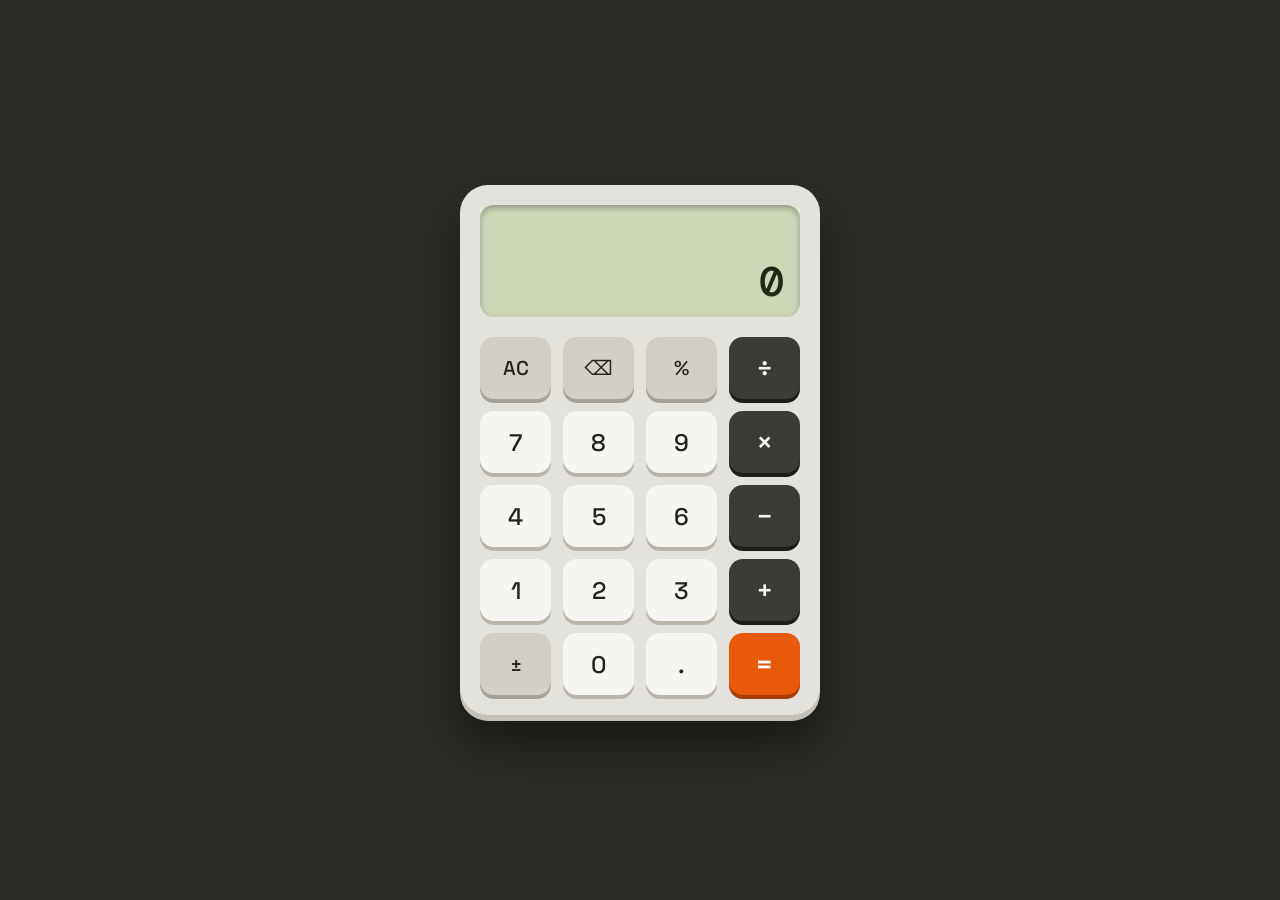
<file: calculator.html>
<!DOCTYPE html>
<html lang="en">
<head>
  <meta charset="utf-8">
  <meta name="viewport" content="width=device-width, initial-scale=1">
  <title>Calculator</title>
  <link rel="preconnect" href="https://fonts.googleapis.com">
  <link rel="preconnect" href="https://fonts.gstatic.com" crossorigin>
  <link href="https://fonts.googleapis.com/css2?family=DM+Mono:wght@400;500&family=Space+Grotesk:wght@500;700&display=swap" rel="stylesheet">
  <link rel="stylesheet" href="calculator.css">
</head>
<body>
  <main class="calculator" aria-label="Calculator">

    <section class="screen" aria-label="Display">
      <p class="screen__expression" id="expression" aria-hidden="true"></p>
      <output class="screen__result" id="result" aria-live="polite">0</output>
    </section>

    <div class="keys" id="keys">
      <button type="button" class="key key--fn"  data-action="clear"     data-key="Escape"    aria-label="Clear all">AC</button>
      <button type="button" class="key key--fn"  data-action="backspace" data-key="Backspace" aria-label="Delete last digit">⌫</button>
      <button type="button" class="key key--fn"  data-action="percent"   data-key="%"         aria-label="Percent">%</button>
      <button type="button" class="key key--op"  data-action="operator"  data-value="/" data-key="/" aria-label="Divide">÷</button>

      <button type="button" class="key" data-action="digit" data-value="7" data-key="7">7</button>
      <button type="button" class="key" data-action="digit" data-value="8" data-key="8">8</button>
      <button type="button" class="key" data-action="digit" data-value="9" data-key="9">9</button>
      <button type="button" class="key key--op"  data-action="operator" data-value="*" data-key="*" aria-label="Multiply">×</button>

      <button type="button" class="key" data-action="digit" data-value="4" data-key="4">4</button>
      <button type="button" class="key" data-action="digit" data-value="5" data-key="5">5</button>
      <button type="button" class="key" data-action="digit" data-value="6" data-key="6">6</button>
      <button type="button" class="key key--op"  data-action="operator" data-value="-" data-key="-" aria-label="Subtract">−</button>

      <button type="button" class="key" data-action="digit" data-value="1" data-key="1">1</button>
      <button type="button" class="key" data-action="digit" data-value="2" data-key="2">2</button>
      <button type="button" class="key" data-action="digit" data-value="3" data-key="3">3</button>
      <button type="button" class="key key--op"  data-action="operator" data-value="+" data-key="+" aria-label="Add">+</button>

      <button type="button" class="key key--fn"  data-action="negate"  aria-label="Change sign">±</button>
      <button type="button" class="key" data-action="digit" data-value="0" data-key="0">0</button>
      <button type="button" class="key" data-action="decimal" data-key="." aria-label="Decimal point">.</button>
      <button type="button" class="key key--equals" data-action="equals" data-key="Enter" aria-label="Equals">=</button>
    </div>

  </main>

  <script src="calculator.js"></script>
</body>
</html>
</file>
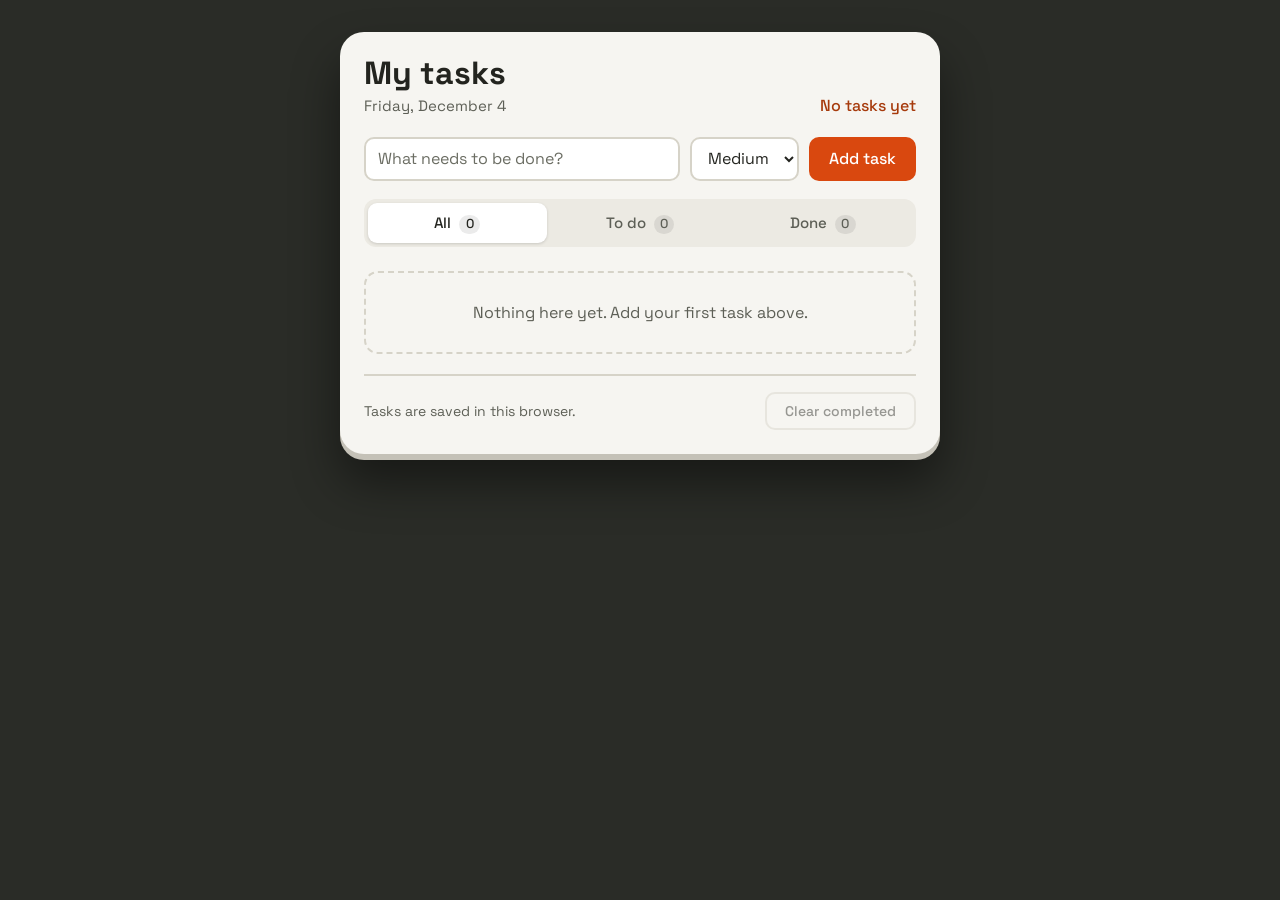
<file: todo-list.html>
<!DOCTYPE html>
<html lang="en">
<head>
  <meta charset="utf-8">
  <meta name="viewport" content="width=device-width, initial-scale=1">
  <title>To-Do List</title>
  <link rel="preconnect" href="https://fonts.googleapis.com">
  <link rel="preconnect" href="https://fonts.gstatic.com" crossorigin>
  <link href="https://fonts.googleapis.com/css2?family=Space+Grotesk:wght@400;500;700&display=swap" rel="stylesheet">
  <link rel="stylesheet" href="todo-list.css">
</head>
<body>
  <main class="todo">

    <header class="todo__header">
      <div>
        <h1 class="todo__title">My tasks</h1>
        <p class="todo__date" id="today"></p>
      </div>
      <p class="todo__summary" id="summary" aria-live="polite"></p>
    </header>

    <form class="add-form" id="add-form" autocomplete="off">
      <label class="sr-only" for="new-task">New task</label>
      <input class="add-form__text" id="new-task" type="text" maxlength="120" placeholder="What needs to be done?">

      <label class="sr-only" for="new-priority">Priority</label>
      <select class="add-form__priority" id="new-priority">
        <option value="high">High</option>
        <option value="medium" selected>Medium</option>
        <option value="low">Low</option>
      </select>

      <button class="btn btn--primary" type="submit">Add task</button>
    </form>

    <div class="filters" role="group" aria-label="Show tasks">
      <button type="button" class="filters__btn" data-filter="all"    aria-pressed="true">All <span class="filters__count" id="count-all">0</span></button>
      <button type="button" class="filters__btn" data-filter="active" aria-pressed="false">To do <span class="filters__count" id="count-active">0</span></button>
      <button type="button" class="filters__btn" data-filter="done"   aria-pressed="false">Done <span class="filters__count" id="count-done">0</span></button>
    </div>

    <ul class="tasks" id="task-list"></ul>

    <p class="empty" id="empty" hidden></p>

    <footer class="todo__footer">
      <p class="todo__hint">Tasks are saved in this browser.</p>
      <button type="button" class="btn btn--quiet" id="clear-done">Clear completed</button>
    </footer>

    <div class="toast" id="toast" role="status" hidden>
      <span id="toast-text"></span>
      <button type="button" class="toast__undo" id="toast-undo">Undo</button>
    </div>

  </main>

  <script src="todo-list.js"></script>
</body>
</html>
</file>
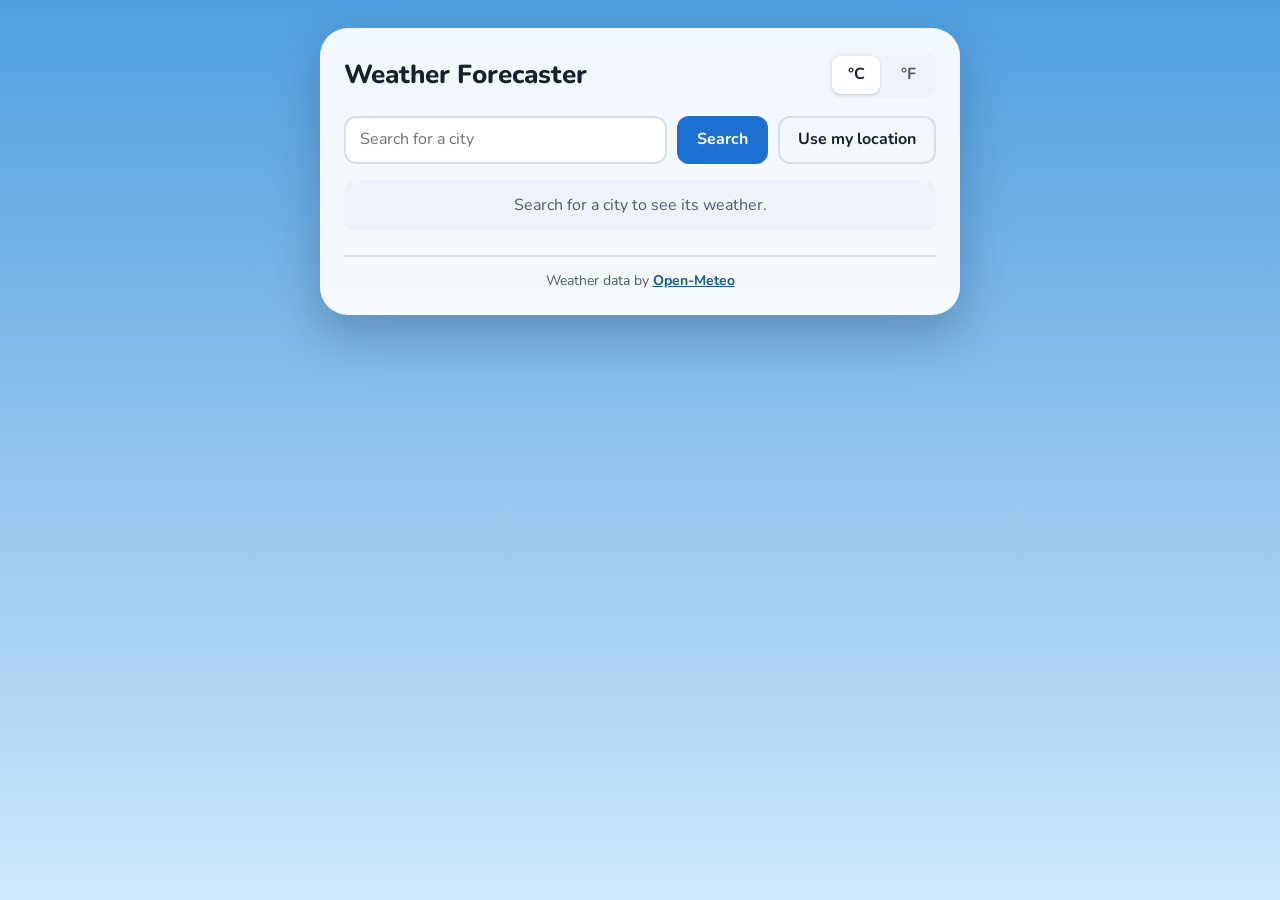
<file: weather-app.html>
<!DOCTYPE html>
<html lang="en">
<head>
  <meta charset="utf-8">
  <meta name="viewport" content="width=device-width, initial-scale=1">
  <title>Weather Forecaster</title>
  <link rel="preconnect" href="https://fonts.googleapis.com">
  <link rel="preconnect" href="https://fonts.gstatic.com" crossorigin>
  <link href="https://fonts.googleapis.com/css2?family=Nunito:wght@400;600;700;800&display=swap" rel="stylesheet">
  <link rel="stylesheet" href="weather-app.css">
</head>
<body>

  <!-- Drifting clouds (decoration only) -->
  <div class="sky" aria-hidden="true">
    <span class="cloud cloud--1"></span>
    <span class="cloud cloud--2"></span>
    <span class="cloud cloud--3"></span>
  </div>

  <main class="weather">

    <header class="weather__header">
      <h1 class="weather__title">Weather Forecaster</h1>
      <div class="units" role="group" aria-label="Temperature unit">
        <button type="button" class="units__btn" data-unit="c" aria-pressed="true">°C</button>
        <button type="button" class="units__btn" data-unit="f" aria-pressed="false">°F</button>
      </div>
    </header>

    <form class="search" id="search-form" autocomplete="off" novalidate>
      <label class="sr-only" for="city">City name</label>
      <input class="search__input" id="city" type="search" placeholder="Search for a city" maxlength="80">
      <button class="btn btn--primary" type="submit">Search</button>
      <button class="btn btn--ghost" type="button" id="locate">Use my location</button>
    </form>

    <ul class="matches" id="matches" aria-label="Matching places" hidden></ul>

    <p class="status" id="status" role="status">Search for a city to see its weather.</p>

    <section class="now" id="now" aria-live="polite" hidden>
      <div class="now__place">
        <h2 class="now__city" id="place-name"></h2>
        <p class="now__region" id="place-region"></p>
        <p class="now__time" id="place-time"></p>
      </div>

      <div class="now__main">
        <div class="now__icon" id="now-icon" aria-hidden="true"></div>
        <div>
          <p class="now__temp" id="now-temp"></p>
          <p class="now__label" id="now-label"></p>
        </div>
      </div>

      <dl class="stats">
        <div class="stats__item"><dt>Feels like</dt><dd id="stat-feels"></dd></div>
        <div class="stats__item"><dt>Humidity</dt><dd id="stat-humidity"></dd></div>
        <div class="stats__item"><dt>Wind</dt><dd id="stat-wind"></dd></div>
        <div class="stats__item"><dt>Chance of rain today</dt><dd id="stat-rain"></dd></div>
      </dl>
    </section>

    <section class="forecast" id="forecast" aria-labelledby="forecast-title" hidden>
      <h2 class="forecast__title" id="forecast-title">Next 5 days</h2>
      <ul class="days" id="days"></ul>
    </section>

    <footer class="weather__footer">
      Weather data by <a href="https://open-meteo.com/" target="_blank" rel="noopener">Open-Meteo</a>
    </footer>

  </main>

  <script src="weather-app.js"></script>
</body>
</html>
</file>
<file: calculator.css>
/* ---------- Tokens ---------- */
:root {
  --desk: #2a2c27;
  --body: #e4e2dc;
  --body-edge: #c4c1b7;

  --key: #f6f5f1;
  --key-edge: #b9b6ab;
  --key-ink: #23241f;

  --fn: #d2cfc5;
  --fn-edge: #a5a297;

  --op: #3a3d37;
  --op-edge: #1c1e1a;
  --op-ink: #f6f5f1;

  --accent: #e8590c;
  --accent-edge: #a63e05;
  --accent-ink: #ffffff;

  --lcd: #cdd7b8;
  --lcd-ink: #1e2a17;
  --lcd-dim: #55634a;

  --font-ui: "Space Grotesk", system-ui, -apple-system, "Segoe UI", Roboto, sans-serif;
  --font-lcd: "DM Mono", ui-monospace, "SF Mono", Menlo, Consolas, monospace;
}

/* ---------- Base ---------- */
*, *::before, *::after { box-sizing: border-box; }

html { -webkit-text-size-adjust: 100%; }

body {
  margin: 0;
  min-height: 100vh;
  min-height: 100dvh;
  display: grid;
  place-items: center;
  padding: 24px 16px;
  background: var(--desk);
  font-family: var(--font-ui);
  color: var(--key-ink);
}

button { font: inherit; }

/* ---------- Calculator body ---------- */
.calculator {
  width: min(360px, 100%);
  padding: 20px;
  border-radius: 28px;
  background: var(--body);
  box-shadow:
    0 6px 0 var(--body-edge),
    0 28px 48px rgba(0, 0, 0, 0.45);
}

/* ---------- Display ---------- */
.screen {
  min-height: 112px;
  margin-bottom: 20px;
  padding: 14px 16px 12px;
  display: flex;
  flex-direction: column;
  justify-content: space-between;
  gap: 6px;
  border-radius: 14px;
  background: var(--lcd);
  color: var(--lcd-ink);
  box-shadow: inset 0 3px 6px rgba(0, 0, 0, 0.28);
  overflow: hidden;
  font-family: var(--font-lcd);
  text-align: right;
}

.screen__expression {
  margin: 0;
  min-height: 1.3em;
  font-size: 14px;
  line-height: 1.3;
  color: var(--lcd-dim);
  white-space: nowrap;
  overflow: hidden;
  text-overflow: ellipsis;
}

.screen__result {
  display: block;
  font-size: 42px;
  font-weight: 500;
  line-height: 1.1;
  white-space: nowrap;
  overflow: hidden;
  text-overflow: ellipsis;
}

.screen__result.is-long    { font-size: 32px; }
.screen__result.is-longer  { font-size: 24px; }
.screen__result.is-error   { font-size: 18px; white-space: normal; line-height: 1.3; }

/* ---------- Keys ---------- */
.keys {
  display: grid;
  grid-template-columns: repeat(4, 1fr);
  gap: 12px;
}

.key {
  min-height: 62px;
  padding: 0;
  border: 0;
  border-radius: 14px;
  background: var(--key);
  color: var(--key-ink);
  font-size: 24px;
  font-weight: 500;
  cursor: pointer;
  box-shadow: 0 4px 0 var(--key-edge);
  transition: transform 0.06s ease, box-shadow 0.06s ease, background-color 0.15s ease;
  -webkit-tap-highlight-color: transparent;
  touch-action: manipulation;
}

.key:hover { background-color: #ffffff; }

.key:active,
.key.is-pressed {
  transform: translateY(3px);
  box-shadow: 0 1px 0 var(--key-edge);
}

.key:focus-visible {
  outline: 3px solid var(--accent);
  outline-offset: 3px;
}

/* Function keys: AC, delete, percent, sign */
.key--fn {
  background: var(--fn);
  box-shadow: 0 4px 0 var(--fn-edge);
  font-size: 20px;
}
.key--fn:hover { background-color: #dedbd1; }
.key--fn:active,
.key--fn.is-pressed { box-shadow: 0 1px 0 var(--fn-edge); }

/* Operator keys */
.key--op {
  background: var(--op);
  color: var(--op-ink);
  box-shadow: 0 4px 0 var(--op-edge);
  font-size: 28px;
}
.key--op:hover { background-color: #4a4e46; }
.key--op:active,
.key--op.is-pressed { box-shadow: 0 1px 0 var(--op-edge); }

/* The operator waiting for the next number */
.key--op.is-active {
  background: var(--key);
  color: var(--accent);
  outline: 3px solid var(--accent);
  outline-offset: -3px;
}

/* Equals */
.key--equals {
  background: var(--accent);
  color: var(--accent-ink);
  box-shadow: 0 4px 0 var(--accent-edge);
  font-size: 30px;
}
.key--equals:hover { background-color: #f4691c; }
.key--equals:active,
.key--equals.is-pressed { box-shadow: 0 1px 0 var(--accent-edge); }
.key--equals:focus-visible { outline-color: var(--op); }

/* ---------- Small phones ---------- */
@media (max-width: 360px) {
  .calculator { padding: 14px; border-radius: 22px; }
  .keys { gap: 10px; }
  .key { min-height: 56px; }
  .screen__result { font-size: 36px; }
}

/* ---------- Reduced motion ---------- */
@media (prefers-reduced-motion: reduce) {
  .key { transition: none; }
}
</file>
<file: todo-list.css>
/* ---------- Tokens ---------- */
:root {
  --desk: #2a2c27;
  --paper: #f6f5f1;
  --paper-2: #eceae3;
  --line: #d6d3c8;
  --ink: #23241f;
  --ink-soft: #5d5f56;

  --accent: #d9480f;
  --accent-dark: #a63a0c;
  --accent-ink: #ffffff;

  --high: #c92a2a;
  --medium: #9a5b00;
  --low: #1f7a5c;

  --radius: 14px;
  --font: "Space Grotesk", system-ui, -apple-system, "Segoe UI", Roboto, sans-serif;
}

/* ---------- Base ---------- */
*, *::before, *::after { box-sizing: border-box; }

html { -webkit-text-size-adjust: 100%; }

body {
  margin: 0;
  min-height: 100vh;
  min-height: 100dvh;
  padding: 32px 16px 48px;
  background: var(--desk);
  color: var(--ink);
  font-family: var(--font);
  font-size: 16px;
  line-height: 1.45;
}

button, input, select { font: inherit; color: inherit; }

.sr-only {
  position: absolute;
  width: 1px;
  height: 1px;
  margin: -1px;
  padding: 0;
  overflow: hidden;
  clip: rect(0 0 0 0);
  white-space: nowrap;
  border: 0;
}

:focus-visible {
  outline: 3px solid var(--accent);
  outline-offset: 2px;
}

/* ---------- Card ---------- */
.todo {
  position: relative;
  width: min(600px, 100%);
  margin: 0 auto;
  padding: 24px;
  border-radius: 24px;
  background: var(--paper);
  box-shadow: 0 6px 0 #c4c1b7, 0 28px 48px rgba(0, 0, 0, 0.45);
}

.todo__header {
  display: flex;
  flex-wrap: wrap;
  align-items: flex-end;
  justify-content: space-between;
  gap: 8px 16px;
  margin-bottom: 20px;
}

.todo__title {
  margin: 0;
  font-size: 32px;
  font-weight: 700;
  line-height: 1.1;
}

.todo__date {
  margin: 4px 0 0;
  color: var(--ink-soft);
  font-size: 15px;
}

.todo__summary {
  margin: 0;
  font-weight: 500;
  color: var(--accent-dark);
}

/* ---------- Buttons ---------- */
.btn {
  min-height: 44px;
  padding: 0 18px;
  border: 2px solid transparent;
  border-radius: 10px;
  font-weight: 500;
  cursor: pointer;
  transition: background-color 0.15s ease, transform 0.06s ease;
  touch-action: manipulation;
}
.btn:active { transform: translateY(1px); }

.btn--primary {
  background: var(--accent);
  color: var(--accent-ink);
}
.btn--primary:hover { background: var(--accent-dark); }

.btn--quiet {
  background: transparent;
  border-color: var(--line);
  color: var(--ink);
  min-height: 38px;
  font-size: 14px;
}
.btn--quiet:hover:not(:disabled) { background: var(--paper-2); }
.btn--quiet:disabled { opacity: 0.45; cursor: not-allowed; }

/* ---------- Add form ---------- */
.add-form {
  display: grid;
  grid-template-columns: 1fr auto auto;
  gap: 10px;
  margin-bottom: 18px;
}

.add-form__text,
.add-form__priority,
.edit-form__text,
.edit-form__priority {
  min-height: 44px;
  padding: 0 12px;
  border: 2px solid var(--line);
  border-radius: 10px;
  background: #fff;
}

.add-form__text:focus,
.add-form__priority:focus,
.edit-form__text:focus,
.edit-form__priority:focus {
  outline: none;
  border-color: var(--accent);
}

.add-form__text::placeholder { color: #6b6d63; opacity: 1; }

/* ---------- Filters ---------- */
.filters {
  display: flex;
  gap: 4px;
  padding: 4px;
  margin-bottom: 16px;
  border-radius: 12px;
  background: var(--paper-2);
}

.filters__btn {
  flex: 1;
  min-height: 40px;
  padding: 0 8px;
  border: 0;
  border-radius: 9px;
  background: transparent;
  font-size: 15px;
  font-weight: 500;
  color: var(--ink-soft);
  cursor: pointer;
}
.filters__btn:hover { color: var(--ink); }
.filters__btn[aria-pressed="true"] {
  background: #fff;
  color: var(--ink);
  box-shadow: 0 1px 3px rgba(0, 0, 0, 0.15);
}

.filters__count {
  display: inline-block;
  min-width: 1.6em;
  padding: 0 6px;
  margin-left: 4px;
  border-radius: 99px;
  background: rgba(0, 0, 0, 0.08);
  font-size: 13px;
  text-align: center;
}

/* ---------- Task list ---------- */
.tasks {
  list-style: none;
  margin: 0;
  padding: 0;
  display: grid;
  gap: 10px;
}

.task {
  display: grid;
  grid-template-columns: auto 1fr auto;
  grid-template-areas: "check body actions";
  align-items: center;
  gap: 12px;
  padding: 12px 12px 12px 14px;
  border: 2px solid var(--line);
  border-left: 8px solid var(--priority, var(--line));
  border-radius: var(--radius);
  background: #fff;
}

.task--high   { --priority: var(--high); }
.task--medium { --priority: var(--medium); }
.task--low    { --priority: var(--low); }

.task__check {
  grid-area: check;
  appearance: none;
  -webkit-appearance: none;
  width: 26px;
  height: 26px;
  margin: 0;
  border: 2px solid var(--ink-soft);
  border-radius: 8px;
  background: #fff;
  cursor: pointer;
  display: grid;
  place-items: center;
}
.task__check::after {
  content: "";
  width: 6px;
  height: 12px;
  margin-top: -2px;
  border: solid #fff;
  border-width: 0 3px 3px 0;
  transform: rotate(45deg) scale(0);
  transition: transform 0.12s ease;
}
.task__check:checked {
  background: var(--accent);
  border-color: var(--accent);
}
.task__check:checked::after { transform: rotate(45deg) scale(1); }

.task__body {
  grid-area: body;
  min-width: 0;
  display: flex;
  flex-direction: column;
  align-items: flex-start;
  gap: 4px;
}

.task__text {
  margin: 0;
  overflow-wrap: anywhere;
  font-size: 17px;
}

.task__badge {
  display: inline-flex;
  align-items: center;
  gap: 6px;
  padding: 1px 10px 1px 8px;
  border-radius: 99px;
  background: color-mix(in srgb, var(--priority) 12%, #fff);
  color: var(--priority);
  font-size: 13px;
  font-weight: 700;
}
.task__badge::before {
  content: "";
  width: 8px;
  height: 8px;
  border-radius: 50%;
  background: currentColor;
}

.task__actions {
  grid-area: actions;
  display: flex;
  gap: 6px;
}

.task__btn {
  min-height: 38px;
  padding: 0 12px;
  border: 2px solid var(--line);
  border-radius: 9px;
  background: transparent;
  font-size: 14px;
  font-weight: 500;
  cursor: pointer;
}
.task__btn:hover { background: var(--paper-2); }
.task__btn--delete { color: var(--high); }
.task__btn--delete:hover { background: color-mix(in srgb, var(--high) 10%, #fff); border-color: var(--high); }

/* Completed tasks */
.task--done { background: var(--paper); }
.task--done .task__text {
  text-decoration: line-through;
  color: var(--ink-soft);
}
.task--done .task__badge { opacity: 0.7; }

/* ---------- Edit mode ---------- */
.task--editing {
  grid-template-columns: 1fr;
  grid-template-areas: "body";
  border-color: var(--accent);
  border-left-color: var(--accent);
}

.edit-form {
  grid-area: body;
  width: 100%;
  display: grid;
  grid-template-columns: 1fr auto;
  gap: 10px;
}
.edit-form__text { grid-column: 1 / -1; }
.edit-form__buttons {
  grid-column: 1 / -1;
  display: flex;
  justify-content: flex-end;
  gap: 8px;
}

/* ---------- Empty state, footer, toast ---------- */
.empty {
  margin: 8px 0 0;
  padding: 28px 16px;
  border: 2px dashed var(--line);
  border-radius: var(--radius);
  text-align: center;
  color: var(--ink-soft);
}

.todo__footer {
  display: flex;
  flex-wrap: wrap;
  align-items: center;
  justify-content: space-between;
  gap: 10px;
  margin-top: 20px;
  padding-top: 16px;
  border-top: 2px solid var(--line);
}
.todo__hint { margin: 0; font-size: 14px; color: var(--ink-soft); }

.toast {
  position: fixed;
  left: 50%;
  bottom: calc(20px + env(safe-area-inset-bottom, 0px));
  transform: translateX(-50%);
  z-index: 10;
  display: flex;
  align-items: center;
  gap: 16px;
  max-width: calc(100% - 32px);
  padding: 10px 10px 10px 18px;
  border-radius: 12px;
  background: var(--ink);
  color: var(--paper);
  box-shadow: 0 10px 30px rgba(0, 0, 0, 0.4);
}
.toast[hidden] { display: none; }
.toast__undo {
  min-height: 38px;
  padding: 0 14px;
  border: 2px solid var(--paper);
  border-radius: 9px;
  background: transparent;
  color: var(--paper);
  font-weight: 700;
  cursor: pointer;
}
.toast__undo:hover { background: rgba(255, 255, 255, 0.15); }
.toast__undo:focus-visible { outline-color: #fff; }

/* ---------- Small screens ---------- */
@media (max-width: 520px) {
  body { padding: 16px 12px 40px; }
  .todo { padding: 18px 14px; border-radius: 20px; }
  .todo__title { font-size: 28px; }

  .add-form { grid-template-columns: 1fr 1fr; }
  .add-form__text { grid-column: 1 / -1; }

  .task {
    grid-template-columns: auto 1fr;
    grid-template-areas:
      "check body"
      "actions actions";
  }
  .task__actions { justify-content: flex-end; }
  .task--editing { grid-template-columns: 1fr; grid-template-areas: "body"; }
}

/* ---------- Reduced motion ---------- */
@media (prefers-reduced-motion: reduce) {
  .btn, .task__check::after { transition: none; }
}
</file>
<file: weather-app.css>
/* ---------- Tokens ---------- */
:root {
  --sky-top: #4f9fe0;
  --sky-bottom: #cfe8fb;
  --cloud: rgba(255, 255, 255, 0.6);

  --card: rgba(255, 255, 255, 0.92);
  --ink: #17202e;
  --ink-soft: #4d5a6d;
  --line: #d7dfeb;
  --tile: #eef3fa;

  --accent: #1d6fd1;
  --accent-dark: #1558a8;
  --danger: #b42318;

  --radius: 18px;
  --font: "Nunito", system-ui, -apple-system, "Segoe UI", Roboto, sans-serif;
}

/* Sky changes with the weather (set from JavaScript) */
body[data-sky="clear-day"]   { --sky-top: #3f97e6; --sky-bottom: #bfe3fa; }
body[data-sky="clear-night"] { --sky-top: #0e1a3b; --sky-bottom: #2d4073; --cloud: rgba(255, 255, 255, 0.12); }
body[data-sky="cloudy"]      { --sky-top: #7d92ab; --sky-bottom: #c6d0dc; }
body[data-sky="rain"]        { --sky-top: #46586e; --sky-bottom: #8c9db2; --cloud: rgba(255, 255, 255, 0.28); }
body[data-sky="snow"]        { --sky-top: #9db3c9; --sky-bottom: #e4edf5; }
body[data-sky="storm"]       { --sky-top: #272e3c; --sky-bottom: #566075; --cloud: rgba(255, 255, 255, 0.16); }
body[data-sky="fog"]         { --sky-top: #98a4b1; --sky-bottom: #d5dae0; }
body[data-night="true"]:not([data-sky="clear-night"]) { --cloud: rgba(255, 255, 255, 0.14); }

/* ---------- Base ---------- */
*, *::before, *::after { box-sizing: border-box; }

html { -webkit-text-size-adjust: 100%; }

body {
  position: relative;
  margin: 0;
  min-height: 100vh;
  min-height: 100dvh;
  padding: 28px 16px 40px;
  background: linear-gradient(180deg, var(--sky-top), var(--sky-bottom)) fixed;
  color: var(--ink);
  font-family: var(--font);
  font-size: 16px;
  line-height: 1.45;
  overflow-x: hidden;
}

/* Extra darkness after sunset for non-clear skies */
body[data-night="true"]:not([data-sky="clear-night"])::before {
  content: "";
  position: fixed;
  inset: 0;
  background: rgba(8, 16, 40, 0.5);
  pointer-events: none;
}

button, input { font: inherit; color: inherit; }

.sr-only {
  position: absolute;
  width: 1px;
  height: 1px;
  margin: -1px;
  padding: 0;
  overflow: hidden;
  clip: rect(0 0 0 0);
  white-space: nowrap;
  border: 0;
}

:focus-visible {
  outline: 3px solid var(--accent);
  outline-offset: 2px;
}

/* ---------- Drifting clouds ---------- */
.sky {
  position: fixed;
  inset: 0;
  overflow: hidden;
  pointer-events: none;
}

.cloud {
  position: absolute;
  left: -260px;
  width: 200px;
  height: 56px;
  border-radius: 56px;
  background: var(--cloud);
  animation: drift linear infinite;
}
.cloud::before,
.cloud::after {
  content: "";
  position: absolute;
  background: inherit;
  border-radius: 50%;
}
.cloud::before { width: 90px; height: 90px; top: -44px; left: 28px; }
.cloud::after  { width: 66px; height: 66px; top: -30px; left: 100px; }

.cloud--1 { top: 9%;  animation-duration: 90s; animation-delay: -30s; }
.cloud--2 { top: 38%; transform: scale(1.5); animation-duration: 130s; animation-delay: -80s; opacity: 0.8; }
.cloud--3 { top: 72%; transform: scale(0.8); animation-duration: 110s; animation-delay: -10s; }

@keyframes drift {
  from { translate: 0 0; }
  to   { translate: calc(100vw + 520px) 0; }
}

/* ---------- Card ---------- */
.weather {
  position: relative;
  width: min(640px, 100%);
  margin: 0 auto;
  padding: 24px;
  border-radius: 28px;
  background: var(--card);
  box-shadow: 0 20px 50px rgba(10, 25, 60, 0.28);
}

.weather__header {
  display: flex;
  align-items: center;
  justify-content: space-between;
  gap: 12px;
  margin-bottom: 18px;
}

.weather__title {
  margin: 0;
  font-size: 26px;
  font-weight: 800;
  line-height: 1.15;
}

/* ---------- Unit switch ---------- */
.units {
  display: flex;
  gap: 4px;
  padding: 4px;
  border-radius: 12px;
  background: var(--tile);
}
.units__btn {
  min-width: 48px;
  min-height: 38px;
  padding: 0 10px;
  border: 0;
  border-radius: 9px;
  background: transparent;
  font-weight: 700;
  color: var(--ink-soft);
  cursor: pointer;
}
.units__btn[aria-pressed="true"] {
  background: #fff;
  color: var(--ink);
  box-shadow: 0 1px 3px rgba(0, 0, 0, 0.18);
}

/* ---------- Search ---------- */
.search {
  display: grid;
  grid-template-columns: 1fr auto auto;
  gap: 10px;
}

.search__input {
  min-height: 48px;
  min-width: 0;
  padding: 0 14px;
  border: 2px solid var(--line);
  border-radius: 12px;
  background: #fff;
}
.search__input:focus { outline: none; border-color: var(--accent); }
.search__input::placeholder { color: #66727f; opacity: 1; }

.btn {
  min-height: 48px;
  padding: 0 18px;
  border: 2px solid transparent;
  border-radius: 12px;
  font-weight: 700;
  cursor: pointer;
  touch-action: manipulation;
  transition: background-color 0.15s ease;
}
.btn--primary { background: var(--accent); color: #fff; }
.btn--primary:hover { background: var(--accent-dark); }
.btn--ghost { background: transparent; border-color: var(--line); color: var(--ink); }
.btn--ghost:hover { background: var(--tile); }

/* ---------- Place suggestions ---------- */
.matches {
  list-style: none;
  margin: 10px 0 0;
  padding: 6px;
  border: 2px solid var(--line);
  border-radius: 14px;
  background: #fff;
}
.matches[hidden] { display: none; }

.matches__btn {
  display: block;
  width: 100%;
  min-height: 44px;
  padding: 8px 12px;
  border: 0;
  border-radius: 9px;
  background: transparent;
  text-align: left;
  cursor: pointer;
}
.matches__btn:hover { background: var(--tile); }
.matches__name { font-weight: 700; }
.matches__where { color: var(--ink-soft); font-size: 14px; }

/* ---------- Status ---------- */
.status {
  margin: 16px 0 0;
  padding: 14px 16px;
  border-radius: 12px;
  background: var(--tile);
  color: var(--ink-soft);
  text-align: center;
}
.status:empty { display: none; }
.status--error { background: #fdecea; color: var(--danger); font-weight: 600; }

/* ---------- Current weather ---------- */
.now { margin-top: 22px; }
.now[hidden], .forecast[hidden] { display: none; }

.now__city {
  margin: 0;
  font-size: 30px;
  font-weight: 800;
  line-height: 1.1;
  overflow-wrap: anywhere;
}
.now__region, .now__time {
  margin: 2px 0 0;
  color: var(--ink-soft);
  font-size: 15px;
}
.now__region:empty { display: none; }

.now__main {
  display: flex;
  align-items: center;
  gap: 18px;
  margin: 18px 0;
}
.now__icon { flex: none; width: 112px; height: 112px; }
.now__icon svg { display: block; width: 100%; height: 100%; }

.now__temp {
  margin: 0;
  font-size: 72px;
  font-weight: 800;
  line-height: 1;
  letter-spacing: -0.03em;
}
.now__label {
  margin: 6px 0 0;
  font-size: 20px;
  font-weight: 600;
  color: var(--ink-soft);
}

.stats {
  display: grid;
  grid-template-columns: repeat(2, 1fr);
  gap: 10px;
  margin: 0;
}
.stats__item {
  padding: 12px 14px;
  border-radius: 14px;
  background: var(--tile);
}
.stats dt { color: var(--ink-soft); font-size: 14px; }
.stats dd { margin: 2px 0 0; font-size: 22px; font-weight: 800; }

/* ---------- 5-day forecast ---------- */
.forecast { margin-top: 26px; }
.forecast__title { margin: 0 0 10px; font-size: 18px; font-weight: 800; }

.days { list-style: none; margin: 0; padding: 0; display: grid; gap: 8px; }

.day {
  display: grid;
  grid-template-columns: 64px 44px 1fr auto;
  align-items: center;
  gap: 12px;
  padding: 8px 14px;
  border: 2px solid var(--line);
  border-radius: 14px;
  background: #fff;
}
.day__name { font-weight: 800; }
.day__icon svg { display: block; width: 44px; height: 44px; }
.day__label { color: var(--ink-soft); font-size: 15px; }
.day__temps { font-weight: 800; white-space: nowrap; }
.day__low { color: var(--ink-soft); font-weight: 600; }

/* ---------- Footer ---------- */
.weather__footer {
  margin-top: 24px;
  padding-top: 14px;
  border-top: 2px solid var(--line);
  color: var(--ink-soft);
  font-size: 14px;
  text-align: center;
}
.weather__footer a { color: var(--accent-dark); font-weight: 700; }

/* ---------- Small screens ---------- */
@media (max-width: 540px) {
  body { padding: 14px 10px 32px; }
  .weather { padding: 18px 14px; border-radius: 22px; }
  .weather__title { font-size: 22px; }

  .search { grid-template-columns: 1fr auto; }
  .btn--ghost { grid-column: 1 / -1; }

  .now__city { font-size: 26px; }
  .now__icon { width: 88px; height: 88px; }
  .now__temp { font-size: 58px; }
  .now__label { font-size: 18px; }

  .day { grid-template-columns: 52px 40px 1fr auto; gap: 8px; padding: 8px 10px; }
  .day__icon svg { width: 40px; height: 40px; }
}

/* ---------- Reduced motion ---------- */
@media (prefers-reduced-motion: reduce) {
  .cloud { animation: none; left: 8%; }
  .cloud--2 { left: 55%; }
  .cloud--3 { left: 20%; }
  .btn { transition: none; }
}
</file>
